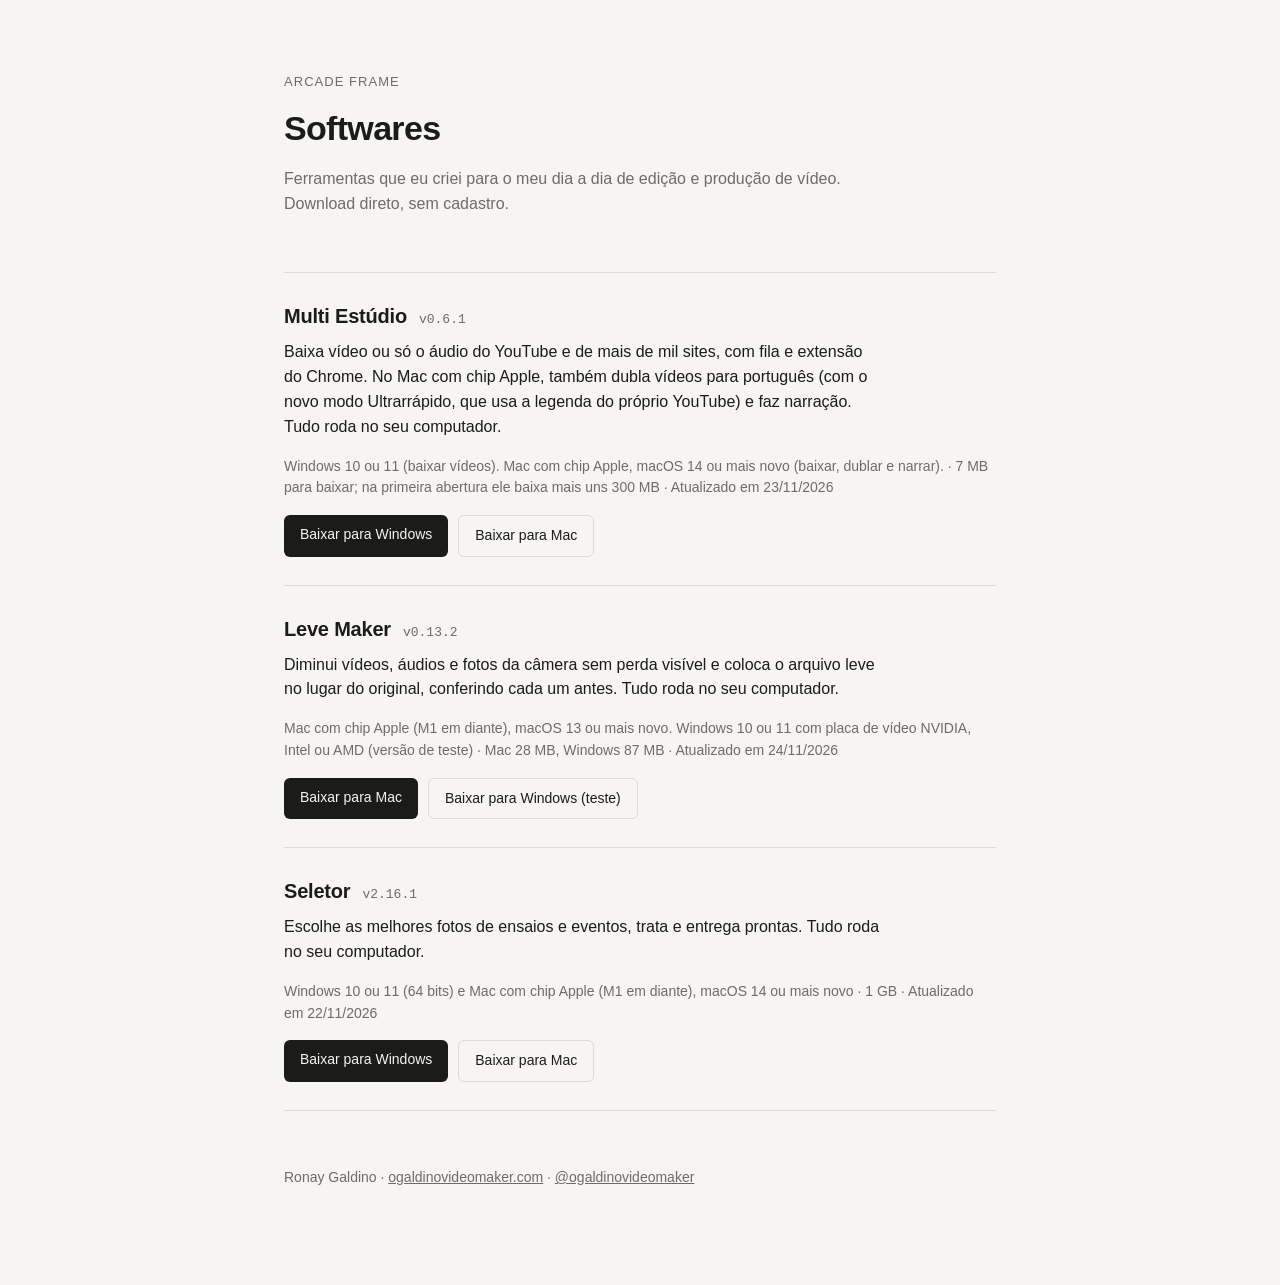
<file: index.html>
<!doctype html>
<html lang="pt-BR">
<head>
<meta charset="utf-8">
<meta name="viewport" content="width=device-width, initial-scale=1">
<title>Softwares | Arcade Frame</title>
<meta name="description" content="Ferramentas para quem trabalha com vídeo. Download direto.">
<meta property="og:title" content="Softwares | Arcade Frame">
<meta property="og:description" content="Ferramentas para quem trabalha com vídeo. Download direto.">
<link rel="stylesheet" href="/estilo.css">
</head>
<body>
<div class="wrap">
  <header>
    <div class="marca"><a href="/">Arcade Frame</a></div>
    <h1 id="titulo">Softwares</h1>
    <p id="intro">Ferramentas que eu criei para o meu dia a dia de edição e produção de vídeo. Download direto, sem cadastro.</p>
  </header>

  <main id="lista"><p class="vazio">Carregando...</p></main>

  <footer>
    <p>Ronay Galdino · <a href="https://ogaldinovideomaker.com">ogaldinovideomaker.com</a> · <a href="https://instagram.com/ogaldinovideomaker">@ogaldinovideomaker</a></p>
  </footer>
</div>
<script src="/app.js"></script>
</body>
</html>
</file>
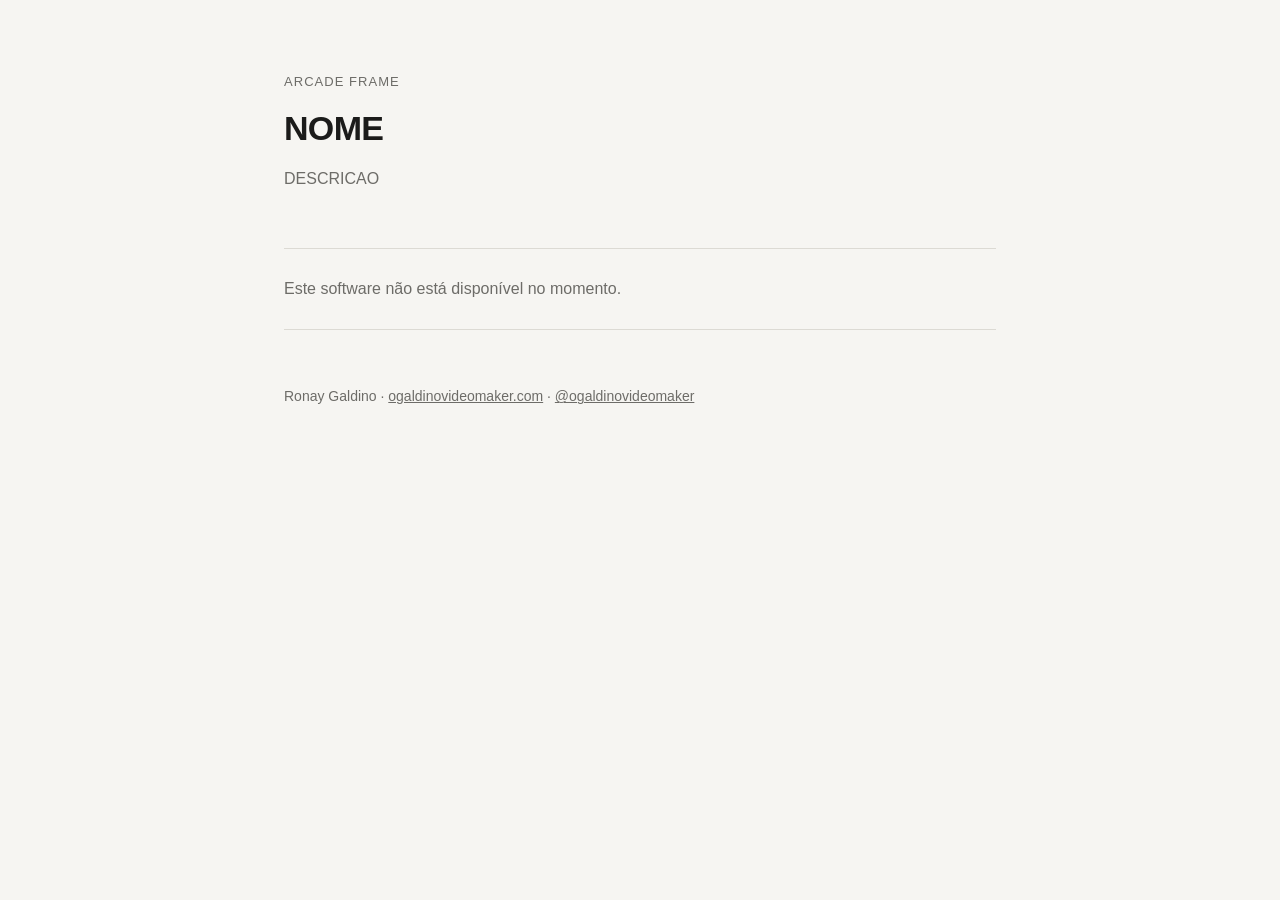
<file: _modelo/index.html>
<!doctype html>
<html lang="pt-BR">
<head>
<meta charset="utf-8">
<meta name="viewport" content="width=device-width, initial-scale=1">
<title>NOME | Arcade Frame</title>
<meta name="description" content="DESCRICAO">
<meta property="og:title" content="NOME | Arcade Frame">
<meta property="og:description" content="DESCRICAO">
<link rel="stylesheet" href="/estilo.css">
<script>window.SOFTWARE = 'ID';</script>
</head>
<body>
<div class="wrap">
  <header>
    <div class="marca"><a href="/">Arcade Frame</a></div>
    <h1 id="titulo">NOME</h1>
    <p id="intro">DESCRICAO</p>
  </header>

  <main id="lista"><p class="vazio">Carregando...</p></main>

  <footer>
    <p>Ronay Galdino · <a href="https://ogaldinovideomaker.com">ogaldinovideomaker.com</a> · <a href="https://instagram.com/ogaldinovideomaker">@ogaldinovideomaker</a></p>
  </footer>
</div>
<script src="/app.js"></script>
</body>
</html>
</file>
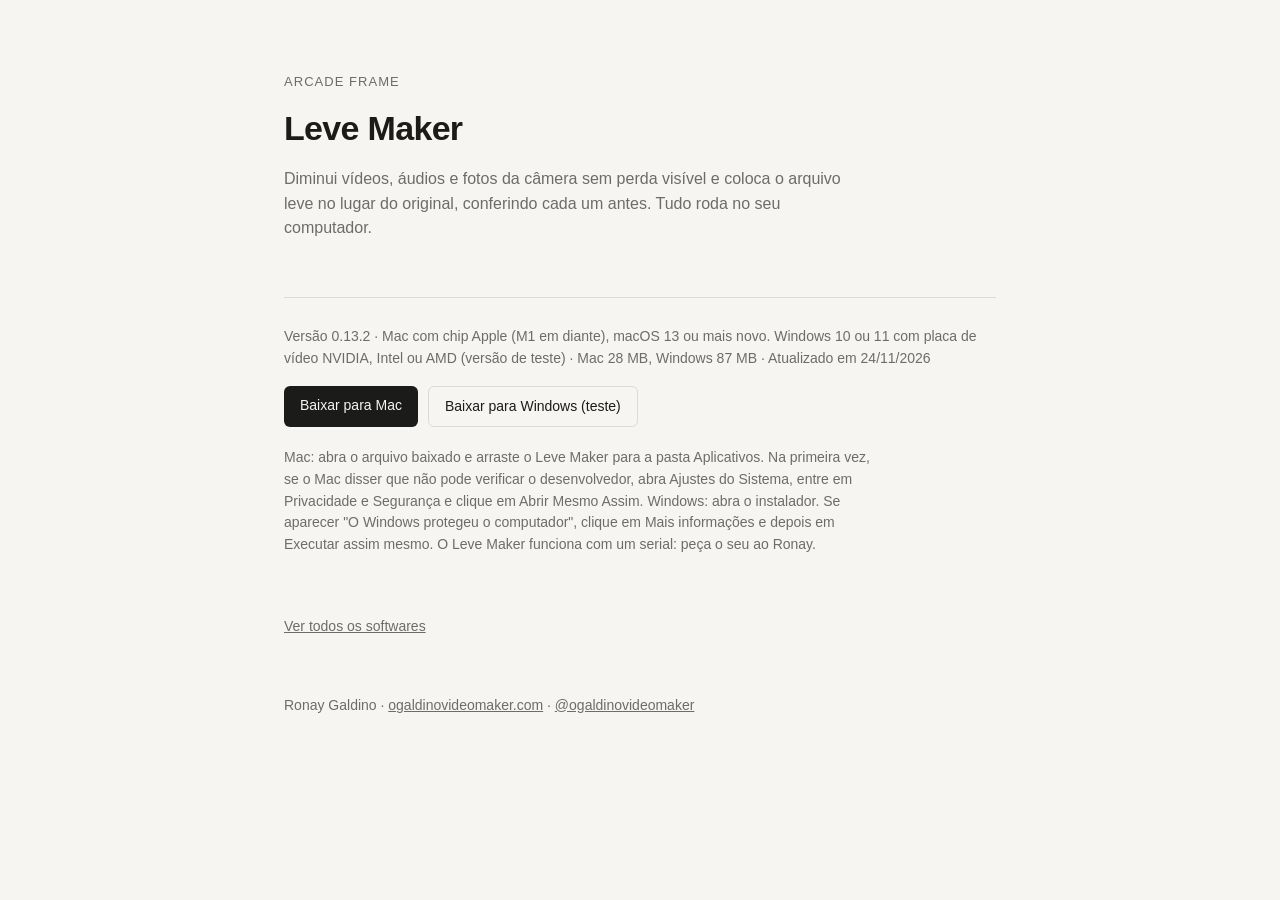
<file: levemaker/index.html>
<!doctype html>
<html lang="pt-BR">
<head>
<meta charset="utf-8">
<meta name="viewport" content="width=device-width, initial-scale=1">
<title>Leve Maker | Arcade Frame</title>
<meta name="description" content="Diminui vídeos, áudios e fotos da câmera sem perda visível e coloca o arquivo leve no lugar do original, conferindo cada um antes. Tudo roda no seu computador.">
<meta property="og:title" content="Leve Maker | Arcade Frame">
<meta property="og:description" content="Diminui vídeos, áudios e fotos da câmera sem perda visível e coloca o arquivo leve no lugar do original, conferindo cada um antes. Tudo roda no seu computador.">
<link rel="stylesheet" href="/estilo.css">
<script>window.SOFTWARE = 'levemaker';</script>
</head>
<body>
<div class="wrap">
  <header>
    <div class="marca"><a href="/">Arcade Frame</a></div>
    <h1 id="titulo">Leve Maker</h1>
    <p id="intro">Diminui vídeos, áudios e fotos da câmera sem perda visível e coloca o arquivo leve no lugar do original, conferindo cada um antes. Tudo roda no seu computador.</p>
  </header>

  <main id="lista"><p class="vazio">Carregando...</p></main>

  <footer>
    <p>Ronay Galdino · <a href="https://ogaldinovideomaker.com">ogaldinovideomaker.com</a> · <a href="https://instagram.com/ogaldinovideomaker">@ogaldinovideomaker</a></p>
  </footer>
</div>
<script src="/app.js"></script>
</body>
</html>
</file>
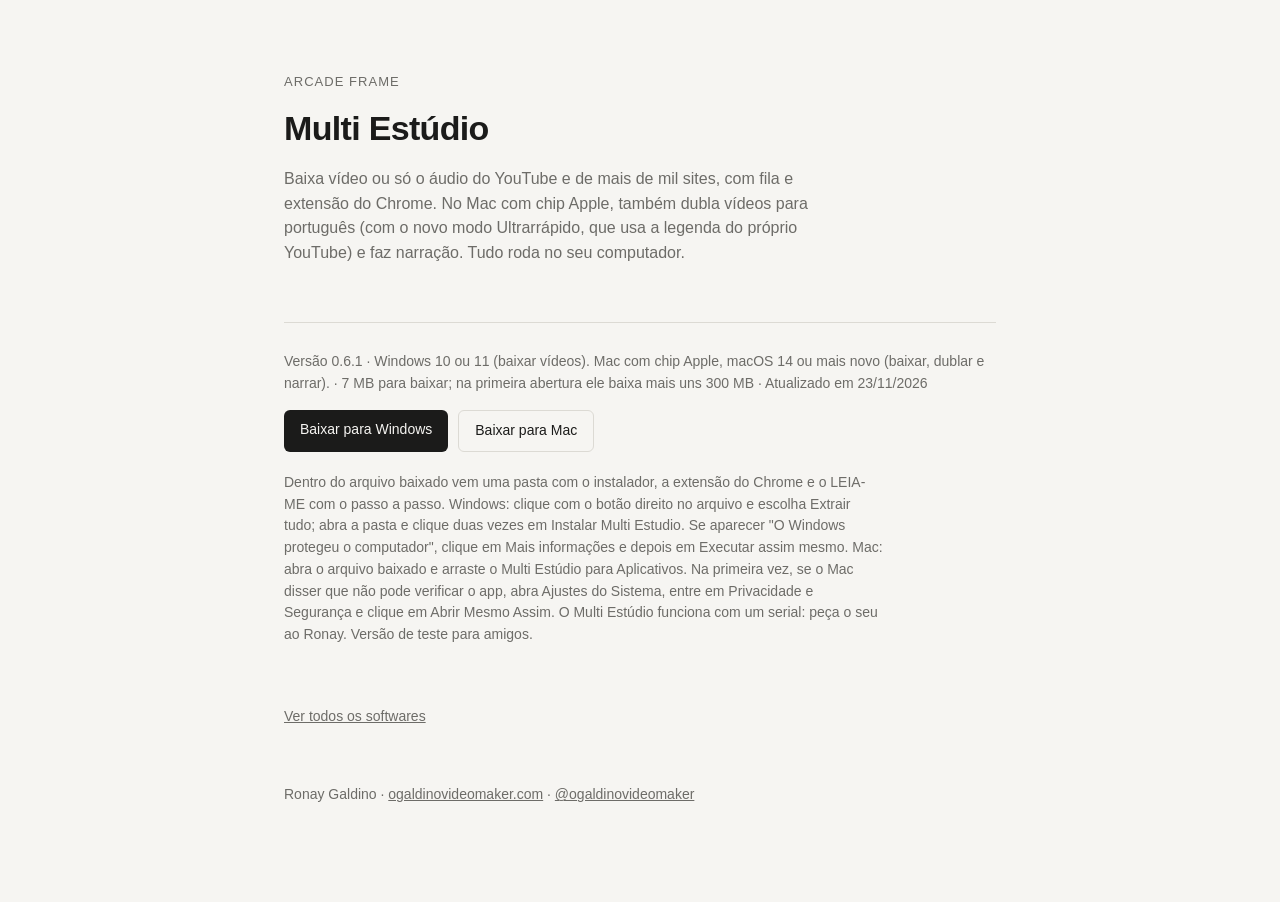
<file: multiestudio/index.html>
<!doctype html>
<html lang="pt-BR">
<head>
<meta charset="utf-8">
<meta name="viewport" content="width=device-width, initial-scale=1">
<title>Multi Estúdio | Arcade Frame</title>
<meta name="description" content="Baixa vídeo ou só o áudio do YouTube e de mais de mil sites, com fila e extensão do Chrome. No Mac com chip Apple, também dubla vídeos para português e faz narração. Tudo roda no seu computador.">
<meta property="og:title" content="Multi Estúdio | Arcade Frame">
<meta property="og:description" content="Baixa vídeo ou só o áudio do YouTube e de mais de mil sites, com fila e extensão do Chrome. No Mac com chip Apple, também dubla vídeos para português e faz narração. Tudo roda no seu computador.">
<link rel="stylesheet" href="/estilo.css">
<script>window.SOFTWARE = 'multiestudio';</script>
</head>
<body>
<div class="wrap">
  <header>
    <div class="marca"><a href="/">Arcade Frame</a></div>
    <h1 id="titulo">Multi Estúdio</h1>
    <p id="intro">Baixa vídeo ou só o áudio do YouTube e de mais de mil sites, com fila e extensão do Chrome. No Mac com chip Apple, também dubla vídeos para português e faz narração. Tudo roda no seu computador.</p>
  </header>

  <main id="lista"><p class="vazio">Carregando...</p></main>

  <footer>
    <p>Ronay Galdino · <a href="https://ogaldinovideomaker.com">ogaldinovideomaker.com</a> · <a href="https://instagram.com/ogaldinovideomaker">@ogaldinovideomaker</a></p>
  </footer>
</div>
<script src="/app.js"></script>
</body>
</html>
</file>
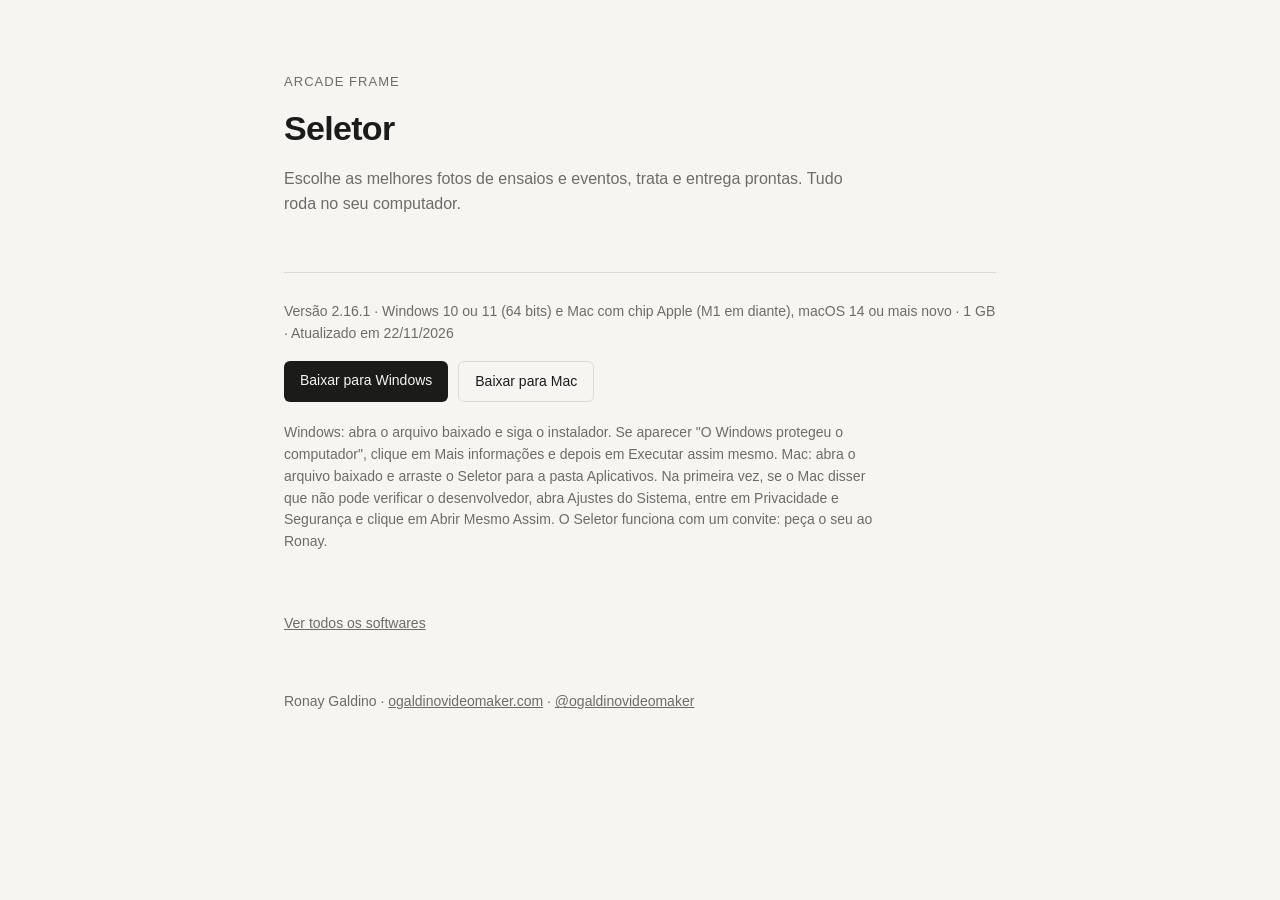
<file: seletor/index.html>
<!doctype html>
<html lang="pt-BR">
<head>
<meta charset="utf-8">
<meta name="viewport" content="width=device-width, initial-scale=1">
<title>Seletor | Arcade Frame</title>
<meta name="description" content="Escolhe as melhores fotos de ensaios e eventos, trata e entrega prontas. Tudo roda no seu computador.">
<meta property="og:title" content="Seletor | Arcade Frame">
<meta property="og:description" content="Escolhe as melhores fotos de ensaios e eventos, trata e entrega prontas. Tudo roda no seu computador.">
<link rel="stylesheet" href="/estilo.css">
<script>window.SOFTWARE = 'seletor';</script>
</head>
<body>
<div class="wrap">
  <header>
    <div class="marca"><a href="/">Arcade Frame</a></div>
    <h1 id="titulo">Seletor</h1>
    <p id="intro">Escolhe as melhores fotos de ensaios e eventos, trata e entrega prontas. Tudo roda no seu computador.</p>
  </header>

  <main id="lista"><p class="vazio">Carregando...</p></main>

  <footer>
    <p>Ronay Galdino · <a href="https://ogaldinovideomaker.com">ogaldinovideomaker.com</a> · <a href="https://instagram.com/ogaldinovideomaker">@ogaldinovideomaker</a></p>
  </footer>
</div>
<script src="/app.js"></script>
</body>
</html>
</file>
<file: estilo.css>
:root {
  --bg: #f6f5f2;
  --text: #1b1b1a;
  --muted: #6d6c68;
  --line: #dcdad4;
  --accent: #1b1b1a;
}
@media (prefers-color-scheme: dark) {
  :root {
    --bg: #141413;
    --text: #ecebe7;
    --muted: #8f8e89;
    --line: #2b2b29;
    --accent: #ecebe7;
  }
}
* { box-sizing: border-box; margin: 0; padding: 0; }
body {
  background: var(--bg);
  color: var(--text);
  font: 16px/1.55 -apple-system, BlinkMacSystemFont, "Segoe UI", Helvetica, Arial, sans-serif;
  -webkit-font-smoothing: antialiased;
}
.wrap { max-width: 760px; margin: 0 auto; padding: 72px 24px 96px; }
header { margin-bottom: 56px; }
.marca { font-size: 13px; letter-spacing: .08em; text-transform: uppercase; color: var(--muted); }
.marca a { color: inherit; text-decoration: none; }
h1 { font-size: 34px; font-weight: 600; letter-spacing: -.02em; margin: 10px 0 12px; }
header p { color: var(--muted); max-width: 560px; }
.item { border-top: 1px solid var(--line); padding: 28px 0; }
.item:last-child { border-bottom: 1px solid var(--line); }
.topo { display: flex; align-items: baseline; gap: 12px; flex-wrap: wrap; }
.topo h2 { font-size: 20px; font-weight: 600; letter-spacing: -.01em; }
.topo h2 a { color: inherit; text-decoration: none; }
.topo h2 a:hover { text-decoration: underline; }
.versao { font: 13px ui-monospace, SFMono-Regular, Menlo, monospace; color: var(--muted); }
.desc { margin: 8px 0 16px; max-width: 600px; }
.detalhes { font-size: 14px; color: var(--muted); margin-bottom: 16px; }
.unico .detalhes { margin-top: 0; }
.botoes { display: flex; gap: 10px; flex-wrap: wrap; }
.botoes a {
  display: inline-block; padding: 9px 16px; font-size: 14px; font-weight: 500;
  color: var(--bg); background: var(--accent); text-decoration: none; border-radius: 6px;
}
.botoes a.sec { color: var(--text); background: transparent; border: 1px solid var(--line); }
.botoes a:hover { opacity: .85; }
.instrucoes { margin-top: 20px; font-size: 14px; color: var(--muted); max-width: 600px; white-space: pre-line; }
.vazio { color: var(--muted); border-top: 1px solid var(--line); border-bottom: 1px solid var(--line); padding: 28px 0; }
.voltar { display: inline-block; margin-top: 32px; font-size: 14px; color: var(--muted); }
footer { margin-top: 56px; font-size: 14px; color: var(--muted); }
footer a { color: inherit; }
</file>
